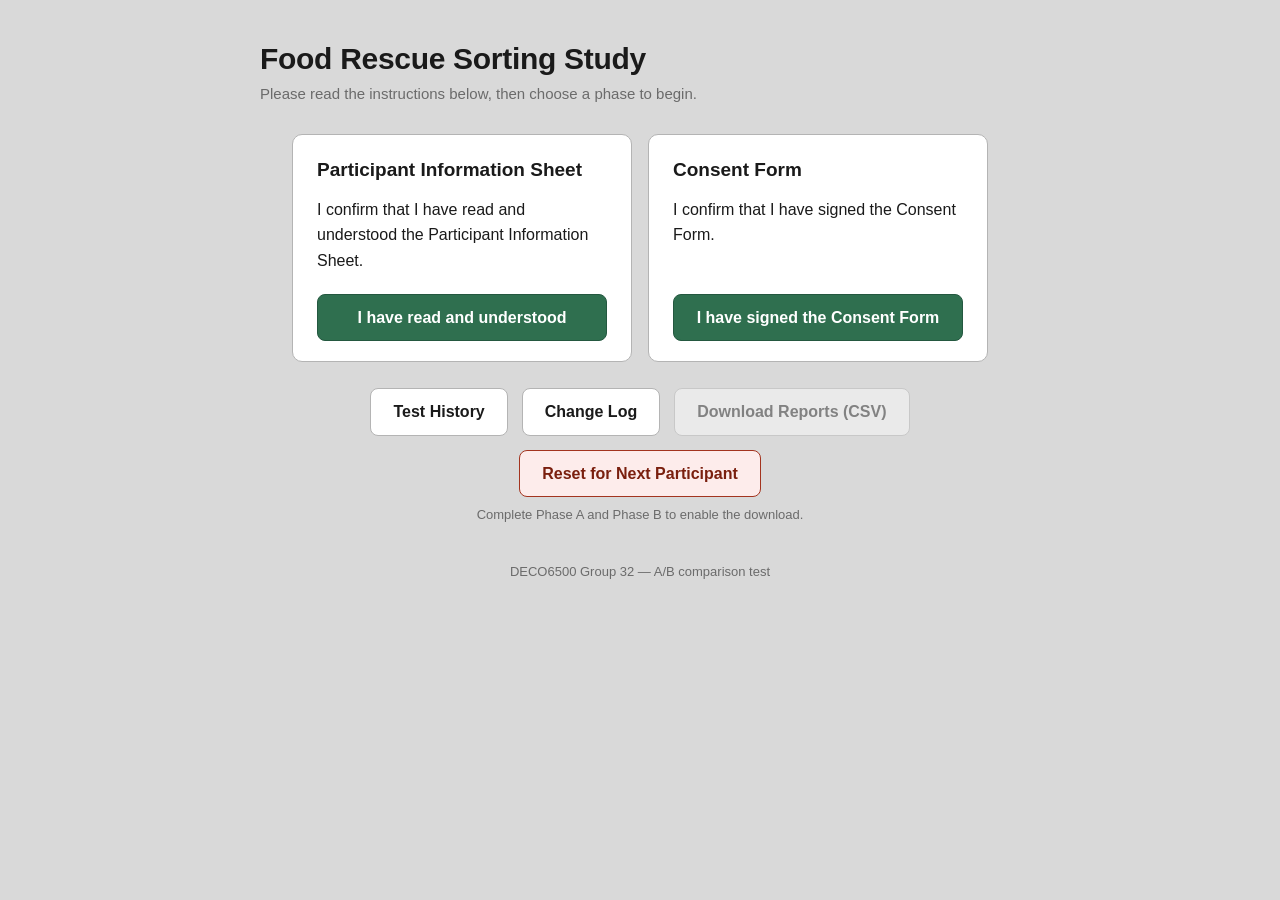
<file: index.html>
<!DOCTYPE html>
<html lang="en">
<head>
  <meta charset="UTF-8">
  <meta name="viewport" content="width=device-width, initial-scale=1">
  <title>Food Rescue Sorting Study — DECO6500 Group 32</title>
  <link rel="stylesheet" href="styles.css">
  <link rel="stylesheet" href="phase.css">
</head>
<body class="page-home">
  <main class="page">
    <h1 class="page-title">Food Rescue Sorting Study</h1>
    <p class="page-subtitle">Please read the instructions below, then choose a phase to begin.</p>

    <section class="study-documents" aria-label="Participant documents">
      <div class="study-document">
        <h2>Participant Information Sheet</h2>
        <p id="information-confirmation-text">I confirm that I have read and understood the Participant Information Sheet.</p>
        <button class="btn btn--primary" id="information-confirm-btn" type="button" aria-describedby="information-confirmation-text" aria-pressed="false">I have read and understood</button>
      </div>
      <div class="study-document">
        <h2>Consent Form</h2>
        <p id="consent-confirmation-text">I confirm that I have signed the Consent Form.</p>
        <button class="btn btn--primary" id="consent-confirm-btn" type="button" aria-describedby="consent-confirmation-text" aria-pressed="false">I have signed the Consent Form</button>
      </div>
    </section>

    <div id="study-next-steps" hidden>
    <section class="instructions participant-entry" aria-labelledby="participant-title">
      <h2 id="participant-title">Participant ID</h2>
      <label for="participant-id">Please enter the participant ID provided by the research staff.</label>
      <p class="participant-note">*If we have not provided you with a participant ID, please enter a nickname or code name of your choice. This information will not be recorded.</p>
      <input id="participant-id" type="text" required maxlength="100" autocomplete="off" spellcheck="false" aria-describedby="participant-status">
      <p id="participant-status" role="status">Your ID will be recorded with each test and shown in Test History.</p>
    </section>

    <section class="instructions">
      <h2>Task Instructions</h2>
      <p>You will be shown a series of food cards. Sort each card into <strong>one</strong> of the two areas below.</p>

      <h3>Understanding the scenario and “Today”</h3>
      <p>When you open a Scenario Card, you will see a date labelled <strong>“Today”</strong>. This is the simulated date on which you are assessing the food, and the day it is due to be removed from sale. Use this date together with the clues provided to decide whether the food can still be rescued or should be sent for non-food recycling.</p>

      <h3>What do the Food Rescue and Discard buttons do?</h3>
      <div class="zones">
        <div class="zone">
          <span class="zone-name">Food Rescue</span>
          <p>Click <span class="ui-label">Food Rescue</span> to move the card to the <span class="ui-label">Food Rescue</span> area. Choose this option if you believe the food is still suitable for human consumption and can be donated to a food rescue organisation.</p>
        </div>
        <div class="zone">
          <span class="zone-name">Discard — Non-food Recycling</span>
          <p>Click <span class="ui-label">Discard</span> to move the card to the <span class="ui-label">Disposal</span> area. Choose this option if you believe the food is no longer suitable for human consumption and should be sent to an organisation that recycles it for non-food uses.</p>
        </div>
      </div>

      <h3>Timing and changing your decisions</h3>
      <ul>
        <li>You have <strong>3 minutes</strong> to sort all of the cards.</li>
        <li>You may change a decision at any time before you click <span class="ui-label">End the Timing</span>.</li>
        <li>To change a card you have already sorted, click that card — it will return to the sorting flow.</li>
        <li>When you have finished all of the cards, click <span class="ui-label">End the Timing</span>.</li>
      </ul>

      <h3>Additional notes for Phase B</h3>
      <ul>
        <li>In Phase B the system provides a <strong>suggested classification</strong> for every card.</li>
        <li>If you agree with the suggestion, click <span class="ui-label">Confirm</span>.</li>
        <li class="feedback-instruction">If you think the suggestion is wrong, or you notice another problem, click <span class="ui-label">Change</span> and write your feedback.</li>
      </ul>
      <p class="note">After you submit feedback, the card is moved to the <span class="ui-label">Disposal</span> area, and the decision is recorded as a change you made based on your own judgement.</p>
      <div class="instructions-acknowledgement">
        <p id="acknowledgement-text">I confirm that I understand the research background and assumptions explained by the facilitator, and that I have read and understood the Task Instructions.</p>
        <button class="btn btn--primary" id="acknowledge-btn" type="button" aria-describedby="acknowledgement-text">I understand — enable Phase A and Phase B</button>
        <p class="acknowledgement-status" id="acknowledgement-status" role="status">Please confirm your understanding before choosing a phase.</p>
      </div>
    </section>

    <nav class="phase-choice" aria-label="Choose a phase">
      <a class="phase-btn phase-btn--a" data-phase-href="phase-a.html" data-phase="A" role="link" aria-disabled="true" tabindex="-1">
        <span class="phase-name">Phase A</span>
        <span class="phase-hint" data-default-hint="Sort the cards using the label information only.">Sort the cards using the label information only.</span>
      </a>

      <a class="phase-btn phase-btn--b" data-phase-href="phase-b.html" data-phase="B" role="link" aria-disabled="true" tabindex="-1">
        <span class="phase-name">Phase B</span>
        <span class="phase-hint" data-default-hint="Sort the cards with an assistive suggestion card.">Sort the cards with an assistive suggestion card.</span>
      </a>
    </nav>
    </div>

    <div class="log-actions">
      <button class="btn" id="history-btn" type="button">Test History</button>
      <button class="btn" id="log-btn" type="button">Change Log</button>
      <button class="btn" id="export-btn" type="button" disabled>Download Reports (CSV)</button>
      <button class="btn btn--danger" id="reset-btn" type="button">Reset for Next Participant</button>
    </div>
    <p class="export-status" id="export-status" role="status">Complete Phase A and Phase B to enable the download.</p>

    <p class="page-footer">DECO6500 Group 32 — A/B comparison test</p>
  </main>

  <!-- ---------- Test history ---------- -->
  <div class="overlay" id="history-overlay" hidden>
    <div class="modal modal--table" role="dialog" aria-modal="true" aria-labelledby="history-title">
      <h2 id="history-title">Test History</h2>
      <p>Every completed run, newest first.</p>
      <p>Selection history records every action in order, including the first classification, changed answers and repeated choices such as Food Rescue → Food Rescue. Each entry shows the card, action number, and previous and selected answers. Action counts include repeated choices; changed-answer counts include only switches between Food Rescue and Discard. Phase B suggestion changes are labelled separately.</p>
      <p>Card visits are listed in the order opened, with each visit timed separately in seconds. “Card 1 (2)” means the second visit to Card 1. Times include close-ups and feedback, but exclude time on the sorting screen. Older records show totals only; “—” means no visits were recorded or timing data is unavailable.</p>
      <div class="table-scroll" id="history-body"></div>
      <div class="modal-actions">
        <button class="btn btn--primary" id="history-close" type="button">Close</button>
      </div>
    </div>
  </div>

  <!-- ---------- Change log ---------- -->
  <div class="overlay" id="log-overlay" hidden>
    <div class="modal modal--wide" role="dialog" aria-modal="true" aria-labelledby="log-title">
      <h2 id="log-title">Change Log</h2>
      <p>Every time a participant changed the app's suggestion in Phase B.</p>
      <div class="log-list" id="log-list"></div>
      <div class="modal-actions">
        <button class="btn btn--primary" id="log-close" type="button">Close</button>
      </div>
    </div>
  </div>

  <!-- ---------- Reset for next participant ---------- -->
  <div class="overlay" id="reset-overlay" hidden>
    <div class="modal modal--reset" role="alertdialog" aria-modal="true" aria-labelledby="reset-title">
      <h2 id="reset-title">Reset for Next Participant</h2>
      <p>This clears the Participant ID, the three confirmations above, Phase A/B completion, Test History and Change Log on this device. The next participant starts from a completely blank slate. This cannot be undone.</p>
      <p class="reset-warning" id="reset-warning" hidden>This device has not downloaded a report yet. Resetting now will permanently lose the current Test History and Change Log.</p>
      <label class="reset-confirm-label" for="reset-confirm-input">Type RESET to confirm</label>
      <input class="reset-confirm-input" id="reset-confirm-input" type="text" autocomplete="off" spellcheck="false">
      <div class="modal-actions">
        <button class="btn" id="reset-cancel" type="button">Cancel</button>
        <button class="btn btn--danger" id="reset-confirm" type="button" disabled>Reset</button>
      </div>
    </div>
  </div>

  <script src="shared.js"></script>
  <script src="home.js"></script>
</body>
</html>
</file>
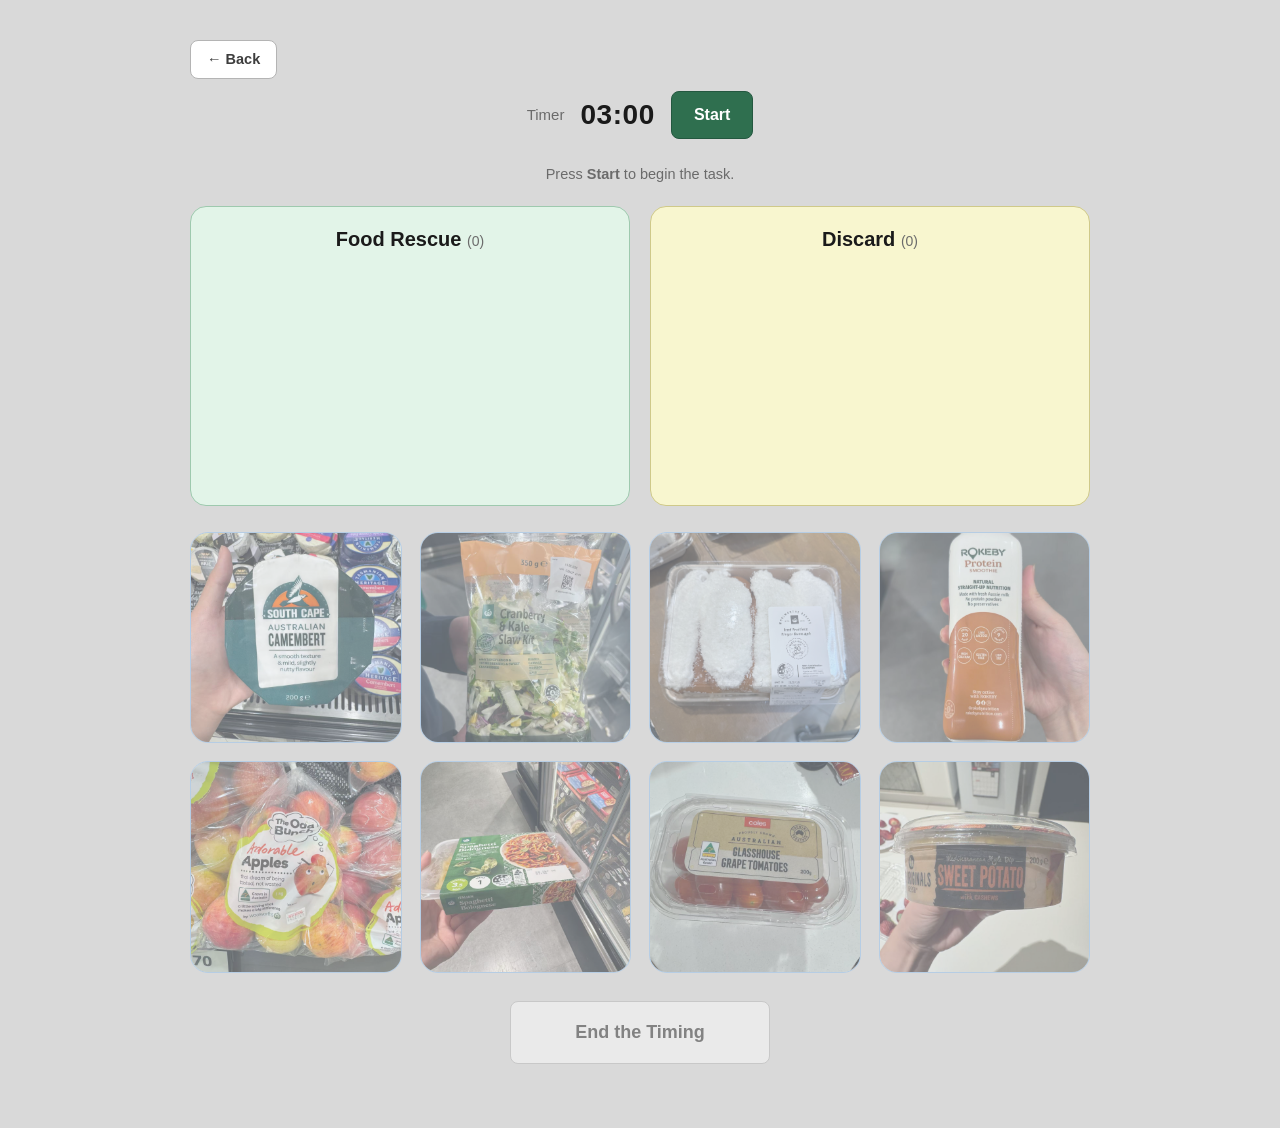
<file: phase-a.html>
<!DOCTYPE html>
<html lang="en">
<head>
  <meta charset="UTF-8">
  <meta name="viewport" content="width=device-width, initial-scale=1">
  <title>Phase A — Food Rescue Sorting Study</title>
  <link rel="stylesheet" href="styles.css">
  <link rel="stylesheet" href="phase.css">
</head>
<body data-phase="A">
  <main class="page page--test">

    <!-- ---------- Back to home (leaves the test without recording a result) ---------- -->
    <div class="page-nav">
      <a class="btn btn--back" href="index.html" id="back-btn">&larr; Back</a>
    </div>

    <!-- ---------- Timer ---------- -->
    <div class="timer-bar">
      <span class="timer-label">Timer</span>
      <span class="timer" id="timer">03:00</span>
      <button class="btn btn--primary" id="start-btn" type="button">Start</button>
    </div>

    <p class="status-line" id="status">Press <strong>Start</strong> to begin the task.</p>
    <p class="overtime-banner" id="overtime-banner" hidden>&#9200; Time's up &mdash; please finish sorting as soon as possible.</p>

    <!-- ---------- Sorting zones ---------- -->
    <div class="zone-row">
      <section class="drop-zone drop-zone--store">
        <h2>Food Rescue <span class="zone-count" id="store-count">(0)</span></h2>
        <div class="zone-items" id="zone-store"></div>
      </section>

      <section class="drop-zone drop-zone--discard">
        <h2>Discard <span class="zone-count" id="discard-count">(0)</span></h2>
        <div class="zone-items" id="zone-discard"></div>
      </section>
    </div>

    <!-- ---------- Product cards (filled by phase-a.js) ---------- -->
    <div class="tray" id="tray"></div>

    <!-- ---------- Finish ---------- -->
    <div class="test-actions">
      <button class="btn btn--wide" id="end-btn" type="button" disabled>End the Timing</button>
    </div>
  </main>

  <!-- ---------- Result dialog ---------- -->
  <div class="overlay" id="result-overlay" hidden>
    <div class="modal" role="dialog" aria-modal="true" aria-labelledby="result-title">
      <h2 id="result-title">Phase A Complete</h2>
      <p id="result-note">Your results have been recorded.</p>
      <div class="modal-summary" id="result-summary"></div>
      <div class="modal-actions">
        <button class="btn btn--primary" id="result-home" type="button">Back to Home</button>
      </div>
      <p style="margin:14px 0 0;font-size:13px;color:#6b6b6b" id="result-countdown"></p>
    </div>
  </div>

  <!-- ---------- Confirm-early-finish dialog ---------- -->
  <div class="overlay" id="confirm-overlay" hidden>
    <div class="modal" role="dialog" aria-modal="true" aria-labelledby="confirm-title">
      <h2 id="confirm-title">Finish now?</h2>
      <p id="confirm-text">Some cards have not been sorted yet.</p>
      <div class="modal-actions">
        <button class="btn btn--primary" id="confirm-yes" type="button">Yes, finish</button>
        <button class="btn" id="confirm-no" type="button">Keep sorting</button>
      </div>
    </div>
  </div>

  <script src="shared.js"></script>
  <script src="phase-screen.js"></script>
</body>
</html>
</file>
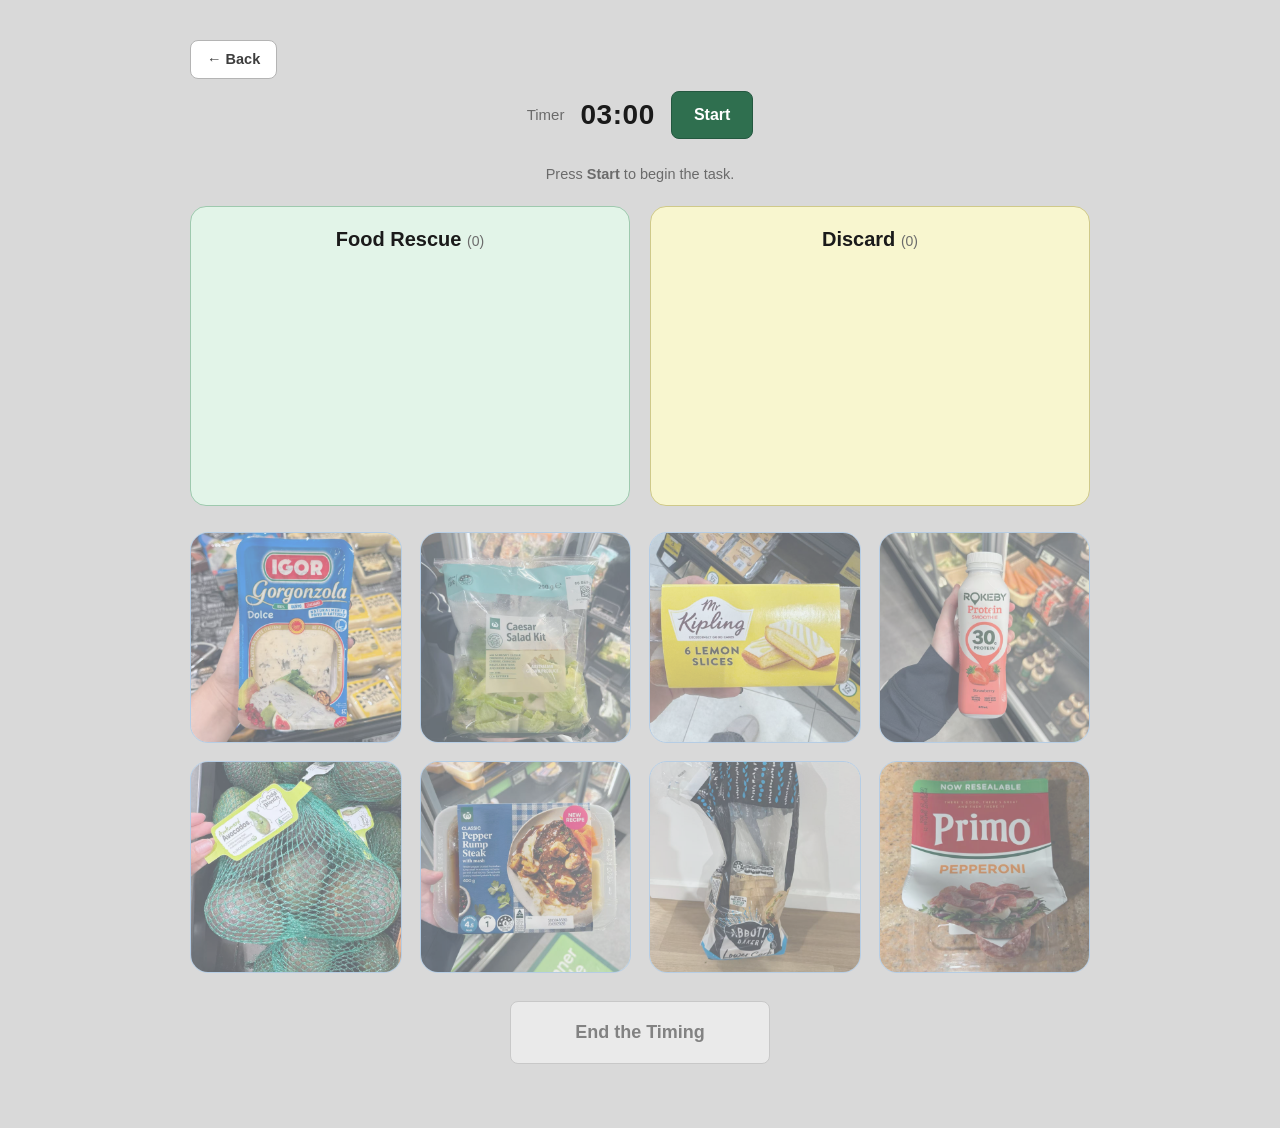
<file: phase-b.html>
<!DOCTYPE html>
<html lang="en">
<head>
  <meta charset="UTF-8">
  <meta name="viewport" content="width=device-width, initial-scale=1">
  <title>Phase B — Food Rescue Sorting Study</title>
  <link rel="stylesheet" href="styles.css">
  <link rel="stylesheet" href="phase.css">
</head>
<body data-phase="B">
  <main class="page page--test">

    <!-- ---------- Back to home (leaves the test without recording a result) ---------- -->
    <div class="page-nav">
      <a class="btn btn--back" href="index.html" id="back-btn">&larr; Back</a>
    </div>

    <!-- ---------- Timer ---------- -->
    <div class="timer-bar">
      <span class="timer-label">Timer</span>
      <span class="timer" id="timer">03:00</span>
      <button class="btn btn--primary" id="start-btn" type="button">Start</button>
    </div>

    <p class="status-line" id="status">Press <strong>Start</strong> to begin the task.</p>
    <p class="overtime-banner" id="overtime-banner" hidden>&#9200; Time's up &mdash; please finish sorting as soon as possible.</p>

    <!-- ---------- Sorting zones ---------- -->
    <div class="zone-row">
      <section class="drop-zone drop-zone--store">
        <h2>Food Rescue <span class="zone-count" id="store-count">(0)</span></h2>
        <div class="zone-items" id="zone-store"></div>
      </section>

      <section class="drop-zone drop-zone--discard">
        <h2>Discard <span class="zone-count" id="discard-count">(0)</span></h2>
        <div class="zone-items" id="zone-discard"></div>
      </section>
    </div>

    <!-- ---------- Product cards (filled by phase-a.js) ---------- -->
    <div class="tray" id="tray"></div>

    <!-- ---------- Finish ---------- -->
    <div class="test-actions">
      <button class="btn btn--wide" id="end-btn" type="button" disabled>End the Timing</button>
    </div>
  </main>

  <!-- ---------- Result dialog ---------- -->
  <div class="overlay" id="result-overlay" hidden>
    <div class="modal" role="dialog" aria-modal="true" aria-labelledby="result-title">
      <h2 id="result-title">Phase B Complete</h2>
      <p id="result-note">Your results have been recorded.</p>
      <div class="modal-summary" id="result-summary"></div>
      <div class="modal-actions">
        <button class="btn btn--primary" id="result-home" type="button">Back to Home</button>
      </div>
      <p style="margin:14px 0 0;font-size:13px;color:#6b6b6b" id="result-countdown"></p>
    </div>
  </div>

  <!-- ---------- Confirm-early-finish dialog ---------- -->
  <div class="overlay" id="confirm-overlay" hidden>
    <div class="modal" role="dialog" aria-modal="true" aria-labelledby="confirm-title">
      <h2 id="confirm-title">Finish now?</h2>
      <p id="confirm-text">Some cards have not been sorted yet.</p>
      <div class="modal-actions">
        <button class="btn btn--primary" id="confirm-yes" type="button">Yes, finish</button>
        <button class="btn" id="confirm-no" type="button">Keep sorting</button>
      </div>
    </div>
  </div>

  <script src="shared.js"></script>
  <script src="phase-screen.js"></script>
</body>
</html>
</file>
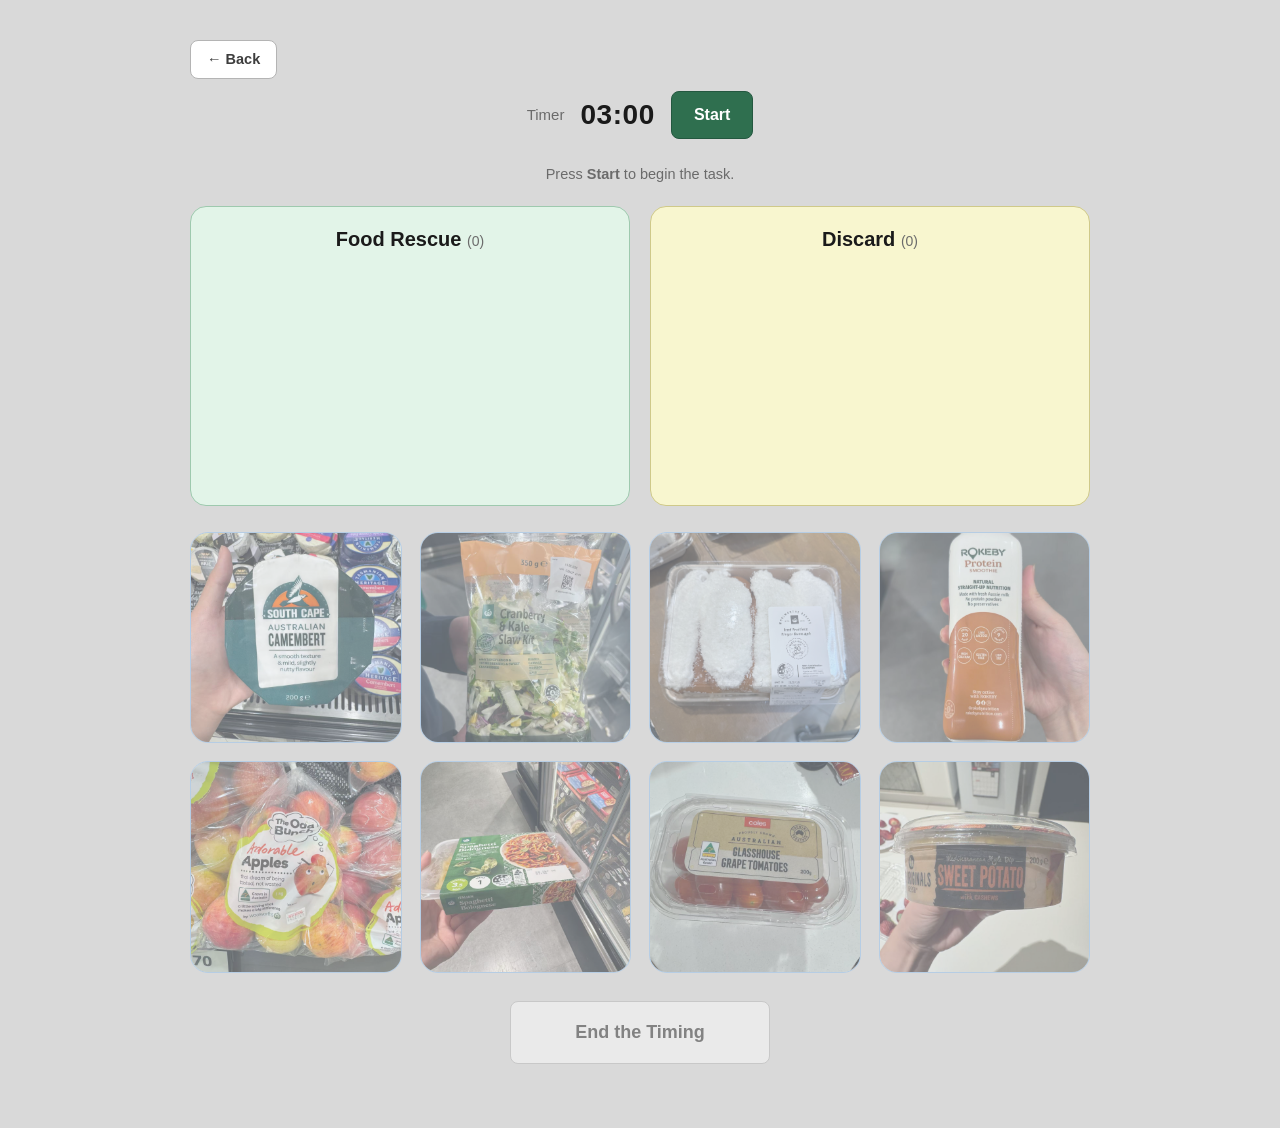
<file: product.html>
<!DOCTYPE html>
<html lang="en">
<head>
  <meta charset="UTF-8">
  <meta name="viewport" content="width=device-width, initial-scale=1">
  <title>Scenario Card — Food Rescue Sorting Study</title>
  <link rel="stylesheet" href="styles.css">
  <link rel="stylesheet" href="phase.css">
</head>
<body>
  <main class="page page--product">

    <!-- ---------- Back to the phase screen (no decision recorded) ---------- -->
    <div class="page-nav">
      <a class="btn btn--back" href="phase-a.html" id="back-btn">&larr; Back</a>
    </div>

    <!-- ================= Phase A: photo with close-up circles ================= -->
    <div id="view-a" hidden>
      <p class="product-intro">
        Click buttons 1–4 to view clues about the food in this scenario.
      </p>

      <section class="scenario-card">
        <h1 class="scenario-title" id="card-title-a">Scenario Card</h1>
        <p class="scenario-date">Today:&nbsp;<span class="today-date"></span></p>

        <div class="product-figure" id="product-figure">
          <img class="product-photo" id="main-photo-a" alt="">
          <button class="hotspot hotspot--1" type="button" data-detail="0" aria-label="Show close-up 1"><span>1</span></button>
          <button class="hotspot hotspot--2" type="button" data-detail="1" aria-label="Show close-up 2"><span>2</span></button>
          <button class="hotspot hotspot--3" type="button" data-detail="2" aria-label="Show close-up 3"><span>3</span></button>
          <button class="hotspot hotspot--4" type="button" data-detail="3" aria-label="Show close-up 4"><span>4</span></button>
        </div>

        <div class="decision-actions">
          <button class="btn btn--store btn--decision" id="store-btn" type="button">Food Rescue</button>
          <button class="btn btn--discard btn--decision" id="discard-btn" type="button">Discard</button>
        </div>

        <p class="decision-current" id="current-decision-a"></p>
      </section>
    </div>

    <!-- ================= Phase B: the app's product card ================= -->
    <div id="view-b" hidden>
      <section class="scenario-card scenario-card--b">
        <h1 class="scenario-title" id="card-title-b">Scenario Card</h1>

        <div class="app-layout">
          <!-- the app screenshot -->
          <div class="app-card">
            <div class="app-photo">
              <img id="main-photo-b" alt="">
            </div>

            <dl class="app-info">
              <div><dt>Product name:</dt><dd id="info-name"></dd></div>
              <div><dt>Shelf category:</dt><dd id="info-shelf"></dd></div>
              <div><dt id="info-label-type">Before/used:</dt><dd id="info-label-date"></dd></div>
              <div><dt>Today's date:</dt><dd class="today-date"></dd></div>
            </dl>

            <p class="app-suggestion">
              Suggested classification:<br>
              <strong id="suggestion-value">Food Rescue</strong>
            </p>
            <p class="app-suggestion-note" id="suggestion-note" hidden>
              Changed from your feedback.
            </p>

            <div class="app-actions">
              <button class="btn btn--dark" id="accept-btn" type="button">Accept</button>
              <button class="btn btn--dark" id="change-btn" type="button">Change</button>
            </div>
          </div>

          <!-- the four close-up photos -->
          <div class="app-thumbs" id="app-thumbs"></div>
        </div>

        <p class="decision-current" id="current-decision-b"></p>
      </section>
    </div>
  </main>

  <!-- ---------- Close-up viewer ---------- -->
  <div class="overlay overlay--detail" id="detail-overlay" hidden>
    <button class="detail-close" id="detail-close" type="button" aria-label="Close">&times;</button>
    <img class="detail-photo" id="detail-photo" alt="">
  </div>

  <!-- ---------- Feedback, shown by Change ---------- -->
  <div class="overlay" id="feedback-overlay" hidden>
    <div class="modal feedback-modal" role="dialog" aria-modal="true" aria-labelledby="feedback-label">
      <button class="feedback-back" id="feedback-back" type="button">Back</button>

      <label class="feedback-label" id="feedback-label" for="feedback-text">
        Why should this item be classified differently?
      </label>
      <textarea id="feedback-text" rows="5" placeholder="typing..."></textarea>
      <p class="feedback-hint" id="feedback-hint">
        This item will be classified as <strong id="feedback-target">Food Rescue</strong>.
      </p>

      <button class="btn btn--dark btn--wide" id="feedback-submit" type="button">Change</button>
    </div>
  </div>

  <script src="shared.js"></script>
  <script src="product.js"></script>
</body>
</html>
</file>
<file: styles.css>
/* ==========================================================
   DECO6500 Group 32 — Food Rescue Sorting Study
   Shared stylesheet (used by index.html and the phase pages)
   ========================================================== */

:root {
  --bg: #d9d9d9;
  --surface: #ffffff;
  --surface-muted: #c9c9c9;
  --ink: #1a1a1a;
  --ink-soft: #3d3d3d;
  --ink-faint: #6b6b6b;
  --line: #b4b4b4;
  --accent-a: #2f6f4f;
  --accent-a-dark: #245840;
  --accent-b: #2f4f7f;
  --accent-b-dark: #243d63;
  --radius: 10px;
  --maxw: 760px;
}

* {
  box-sizing: border-box;
}

body {
  margin: 0;
  padding: 40px 20px 64px;
  background: var(--bg);
  color: var(--ink);
  font-family: "Segoe UI", "Helvetica Neue", Arial, "Microsoft YaHei", sans-serif;
  font-size: 16px;
  line-height: 1.6;
}

.page {
  max-width: var(--maxw);
  margin: 0 auto;
}

/* ---------- Header ---------- */

.page-title {
  margin: 0 0 4px;
  font-size: 30px;
  line-height: 1.25;
  letter-spacing: -0.01em;
}

.page-subtitle {
  margin: 0 0 28px;
  color: var(--ink-faint);
  font-size: 15px;
}

/* ---------- Instruction blocks ---------- */

.study-documents {
  display: grid;
  grid-template-columns: repeat(auto-fit, minmax(260px, 340px));
  justify-content: center;
  gap: 16px;
  margin-bottom: 20px;
}

.study-document {
  display: flex;
  flex-direction: column;
  padding: 20px 24px;
  border: 1px solid var(--line);
  border-radius: var(--radius);
  background: var(--surface);
}

.study-document h2 {
  margin: 0 0 12px;
  font-size: 19px;
}

.study-document p {
  margin: 0 0 20px;
}

.study-document .btn {
  max-width: 100%;
  white-space: normal;
  /* Anchors the button to the card's bottom edge regardless of how many
     lines the description above it wraps to, so both cards' buttons line
     up at the same height. */
  margin-top: auto;
}

.study-document--completed {
  background: #e8e8e8;
  color: #626262;
  border-color: #bdbdbd;
}

.study-document--completed .btn:disabled {
  background: #d0d0d0;
  color: #555;
  border-color: #b0b0b0;
  opacity: 1;
  cursor: default;
  transform: none;
  box-shadow: none;
}

#study-next-steps[hidden] {
  display: none;
}

.instructions {
  background: var(--surface);
  border: 1px solid var(--line);
  border-radius: var(--radius);
  padding: 24px 26px;
  margin-bottom: 20px;
}

.instructions h2 {
  margin: 0 0 12px;
  font-size: 19px;
}

.participant-entry label {
  display: block;
  margin-bottom: 10px;
}

.participant-entry .participant-note {
  margin: -4px 0 10px;
  font-size: 13px;
  font-style: italic;
  color: var(--ink-faint);
}

.participant-entry input {
  display: block;
  width: 100%;
  max-width: 400px;
  padding: 12px 14px;
  border: 1px solid var(--line);
  border-radius: 8px;
  font: inherit;
}

.participant-entry input:focus-visible {
  outline: 2px solid var(--accent-a);
  outline-offset: 2px;
}

.participant-entry #participant-status {
  margin-top: 10px;
  font-size: 14px;
}

.instructions h3 {
  margin: 22px 0 8px;
  font-size: 16px;
}

.instructions p {
  margin: 0 0 12px;
  color: var(--ink-soft);
}

.instructions p:last-child,
.instructions ul:last-child,
.instructions ol:last-child {
  margin-bottom: 0;
}

.instructions ul,
.instructions ol {
  margin: 0 0 12px;
  padding-left: 22px;
  color: var(--ink-soft);
}

.instructions li {
  margin-bottom: 8px;
}

.instructions li:last-child {
  margin-bottom: 0;
}

.instructions .feedback-instruction,
.instructions .feedback-instruction .ui-label {
  color: #c45500;
}

/* The two sorting destinations, described as a small definition list */
.zones {
  display: grid;
  gap: 12px;
  grid-template-columns: 1fr 1fr;
  margin: 0 0 16px;
}

.zone {
  border: 1px solid var(--line);
  border-radius: 8px;
  padding: 14px 16px;
  background: #f6f6f6;
}

.zone .zone-name {
  display: block;
  margin-bottom: 4px;
  font-weight: 700;
}

.zone p {
  margin: 0;
  font-size: 14.5px;
}

.note {
  margin-top: 16px;
  padding: 12px 14px;
  border-left: 3px solid var(--ink-faint);
  background: #f0f0f0;
  border-radius: 0 8px 8px 0;
  font-size: 14.5px;
  color: var(--ink-soft);
}

kbd,
.ui-label {
  font-family: inherit;
  font-weight: 700;
  color: var(--ink);
}

/* ---------- Phase buttons ---------- */

.instructions-acknowledgement {
  margin-top: 24px;
  padding-top: 20px;
  border-top: 1px solid var(--line);
}

.instructions-acknowledgement .acknowledgement-status {
  margin-top: 12px;
  font-size: 14px;
}

.instructions-acknowledgement .btn {
  white-space: normal;
  max-width: 100%;
}

.phase-choice {
  display: grid;
  gap: 18px;
  margin-top: 32px;
}

.phase-btn {
  display: block;
  width: 100%;
  padding: 30px 26px;
  border: 1px solid var(--line);
  border-radius: var(--radius);
  background: var(--surface-muted);
  color: var(--ink);
  font: inherit;
  text-align: center;
  text-decoration: none;
  cursor: pointer;
  transition: transform 0.12s ease, box-shadow 0.12s ease, background 0.12s ease;
}

.phase-btn:hover,
.phase-btn:focus-visible {
  background: #bfbfbf;
  transform: translateY(-2px);
  box-shadow: 0 6px 16px rgba(0, 0, 0, 0.16);
  outline: none;
}

.phase-btn:active {
  transform: translateY(0);
  box-shadow: none;
}

.phase-btn .phase-name {
  display: block;
  font-size: 28px;
  font-weight: 700;
  letter-spacing: 0.01em;
}

.phase-btn .phase-hint {
  display: block;
  margin-top: 6px;
  font-size: 14.5px;
  color: var(--ink-soft);
}

.phase-btn--a:hover,
.phase-btn--a:focus-visible {
  border-color: var(--accent-a);
}

.phase-btn--b:hover,
.phase-btn--b:focus-visible {
  border-color: var(--accent-b);
}

.phase-btn[aria-disabled="true"] {
  opacity: 0.45;
  cursor: not-allowed;
  background: var(--surface-muted);
  border-color: var(--line);
  transform: none;
  box-shadow: none;
}

.page-footer {
  margin-top: 36px;
  text-align: center;
  font-size: 13px;
  color: var(--ink-faint);
}

/* ---------- Small screens ---------- */

@media (max-width: 560px) {
  body {
    padding: 24px 14px 48px;
  }

  .page-title {
    font-size: 24px;
  }

  .instructions {
    padding: 18px;
  }

  .zones {
    grid-template-columns: 1fr;
  }

  .phase-btn {
    padding: 24px 18px;
  }

  .phase-btn .phase-name {
    font-size: 24px;
  }
}
</file>
<file: phase.css>
/* ==========================================================
   DECO6500 Group 32 — Food Rescue Sorting Study
   Layout shared by the Phase A / Phase B test screens.
   Depends on the design tokens declared in styles.css.
   ========================================================== */

:root {
  --zone-store: #e2f4e8;
  --zone-store-line: #9ec9ae;
  --zone-discard: #f8f6cf;
  --zone-discard-line: #cfc98a;
  --slot: #e0ecf8;
  --slot-line: #b6cde4;
}

.page--test {
  max-width: 900px;
}

/* ---------- Timer bar ---------- */

.timer-bar {
  display: flex;
  align-items: center;
  justify-content: center;
  gap: 16px;
  margin-bottom: 24px;
}

.timer {
  font-size: 28px;
  font-weight: 700;
  letter-spacing: 0.02em;
  font-variant-numeric: tabular-nums;
}

.timer--running {
  color: var(--accent-a-dark);
}

.timer--warning {
  color: #a3341f;
}

.timer--overtime {
  color: #a3341f;
  animation: overtime-pulse 1.2s ease-in-out infinite;
}

@keyframes overtime-pulse {
  0%, 100% { opacity: 1; }
  50% { opacity: 0.55; }
}

.timer-label {
  font-size: 15px;
  color: var(--ink-faint);
}

/* ---------- Buttons ---------- */

.btn {
  padding: 10px 22px;
  border: 1px solid var(--line);
  border-radius: 8px;
  background: var(--surface);
  color: var(--ink);
  font: inherit;
  font-weight: 600;
  cursor: pointer;
  transition: background 0.12s ease, box-shadow 0.12s ease, transform 0.12s ease;
}

.btn:hover:not(:disabled) {
  background: #f0f0f0;
  box-shadow: 0 2px 8px rgba(0, 0, 0, 0.12);
}

.btn:active:not(:disabled) {
  transform: translateY(1px);
  box-shadow: none;
}

.btn:disabled {
  opacity: 0.45;
  cursor: not-allowed;
}

.btn--primary {
  background: var(--accent-a);
  border-color: var(--accent-a-dark);
  color: #fff;
}

.btn--primary:hover:not(:disabled) {
  background: var(--accent-a-dark);
}

.btn--danger {
  background: #fdeceb;
  border-color: #a3341f;
  color: #7a1f0e;
}

.btn--danger:hover:not(:disabled) {
  background: #a3341f;
  color: #fff;
}

.btn--store {
  background: var(--zone-store);
  border-color: var(--zone-store-line);
}

.btn--discard {
  background: var(--zone-discard);
  border-color: var(--zone-discard-line);
}

.btn--wide {
  min-width: 260px;
  padding: 16px 28px;
  font-size: 18px;
}

/* ---------- Sorting zones ---------- */

.zone-row {
  display: grid;
  grid-template-columns: 1fr 1fr;
  gap: 20px;
  margin-bottom: 26px;
}

.drop-zone {
  min-height: 300px;
  border-radius: 16px;
  padding: 16px;
  display: flex;
  flex-direction: column;
}

.drop-zone--store {
  background: var(--zone-store);
  border: 1px solid var(--zone-store-line);
}

.drop-zone--discard {
  background: var(--zone-discard);
  border: 1px solid var(--zone-discard-line);
}

.drop-zone h2 {
  margin: 0 0 12px;
  text-align: center;
  font-size: 20px;
}

.drop-zone .zone-count {
  font-size: 14px;
  font-weight: 400;
  color: var(--ink-faint);
}

.zone-items {
  flex: 1;
  display: grid;
  grid-template-columns: repeat(auto-fill, minmax(76px, 1fr));
  grid-auto-rows: 76px;
  gap: 10px;
  align-content: start;
}

/* ---------- Card tray ---------- */

.tray {
  display: grid;
  grid-template-columns: repeat(4, 1fr);
  gap: 18px;
  margin-bottom: 28px;
}

.slot {
  aspect-ratio: 1 / 1;
  background: var(--slot);
  border: 1px solid var(--slot-line);
  border-radius: 18px;
  padding: 0;
  overflow: hidden;
  display: flex;
  align-items: center;
  justify-content: center;
}

.slot--empty {
  background: #e8eff6;
  border-style: dashed;
}

/* ---------- Product cards ---------- */

.card {
  width: 100%;
  height: 100%;
  border: 0;
  border-radius: 14px;
  background: transparent;
  padding: 0;
  font: inherit;
  color: var(--ink);
  cursor: pointer;
  display: flex;
  flex-direction: column;
  align-items: center;
  justify-content: center;
  gap: 4px;
  transition: transform 0.12s ease, filter 0.12s ease;
}

.card:hover:not(:disabled),
.card:focus-visible:not(:disabled) {
  transform: scale(1.05);
  outline: none;
  filter: drop-shadow(0 3px 8px rgba(0, 0, 0, 0.22));
}

.card:disabled {
  cursor: not-allowed;
  opacity: 0.55;
}

.card img {
  width: 100%;
  height: 100%;
  object-fit: cover;
}

/* Shown until a real product photo is dropped into the slot */
.card .card-placeholder {
  font-size: 12px;
  line-height: 1.3;
  text-align: center;
  color: var(--ink-faint);
  padding: 4px;
}

/* Cards sitting inside a sorting zone are rendered smaller */
.zone-items .card {
  background: rgba(255, 255, 255, 0.75);
  border: 1px solid rgba(0, 0, 0, 0.08);
  border-radius: 12px;
  overflow: hidden;
}

.zone-empty-hint {
  margin: auto;
  color: var(--ink-faint);
  font-size: 14px;
}

/* ---------- Footer action ---------- */

.test-actions {
  display: flex;
  justify-content: center;
}

.status-line {
  margin: 0 0 20px;
  text-align: center;
  font-size: 14.5px;
  color: var(--ink-faint);
  min-height: 1.4em;
}

/* Non-blocking overtime notice: obvious, but the task stays fully usable. */
.overtime-banner {
  margin: -8px 0 20px;
  padding: 10px 16px;
  text-align: center;
  font-size: 15px;
  font-weight: 700;
  color: #7a1f0e;
  background: #fdeceb;
  border: 1px solid #a3341f;
  border-radius: 8px;
}

/* ---------- Reset for Next Participant ---------- */
.reset-warning {
  font-weight: 700;
  color: #7a1f0e;
  background: #fdeceb;
  border: 1px solid #a3341f;
  border-radius: 8px;
  padding: 10px 14px;
}

.reset-confirm-label {
  display: block;
  margin: 16px 0 6px;
  font-size: 14px;
  font-weight: 600;
}

.reset-confirm-input {
  width: 100%;
  box-sizing: border-box;
  padding: 10px 12px;
  border: 1px solid var(--line);
  border-radius: 8px;
  font: inherit;
}

/* Extra breathing room for this particular modal — it packs a warning, a
   label and an input in on top of the usual title/body/actions, so the
   shared .modal spacing reads as too tight here. */
.modal--reset {
  padding: 32px 32px 28px;
}

.modal--reset h2 {
  margin-bottom: 16px;
}

.modal--reset > p {
  margin-bottom: 22px;
  line-height: 1.55;
}

.modal--reset .reset-warning {
  margin-bottom: 22px;
}

.modal--reset .reset-confirm-label {
  margin: 0 0 10px;
}

.modal--reset .reset-confirm-input {
  margin-bottom: 26px;
}

.modal--reset .modal-actions {
  gap: 16px;
}

/* ---------- Modal ---------- */

.overlay[hidden] {
  display: none !important;
}

.overlay {
  position: fixed;
  inset: 0;
  background: rgba(0, 0, 0, 0.45);
  display: flex;
  align-items: center;
  justify-content: center;
  padding: 20px;
  z-index: 50;
}

.modal {
  background: var(--surface);
  border-radius: 14px;
  padding: 26px 28px;
  width: 100%;
  max-width: 420px;
  box-shadow: 0 18px 44px rgba(0, 0, 0, 0.3);
  text-align: center;
}

.modal h2 {
  margin: 0 0 6px;
  font-size: 22px;
}

.modal p {
  margin: 0 0 18px;
  color: var(--ink-soft);
}

.modal-figure {
  width: 190px;
  height: 190px;
  margin: 0 auto 18px;
  background: var(--slot);
  border: 1px solid var(--slot-line);
  border-radius: 16px;
  display: flex;
  align-items: center;
  justify-content: center;
  padding: 10px;
}

.modal-figure img {
  max-width: 100%;
  max-height: 100%;
  object-fit: contain;
}

.modal-actions {
  display: flex;
  gap: 12px;
  justify-content: center;
  flex-wrap: wrap;
}

.modal-summary {
  text-align: left;
  margin: 0 0 18px;
  padding: 14px 16px;
  background: #f4f4f4;
  border-radius: 10px;
  font-size: 15px;
}

.modal-summary div {
  display: flex;
  justify-content: space-between;
  gap: 12px;
  padding: 3px 0;
}

.modal-summary span:last-child {
  font-weight: 700;
}

/* ---------- Small screens ---------- */

@media (max-width: 620px) {
  .tray {
    grid-template-columns: repeat(2, 1fr);
    gap: 12px;
  }

  .zone-row {
    grid-template-columns: 1fr;
  }

  .drop-zone {
    min-height: 200px;
  }

  .timer-bar {
    flex-wrap: wrap;
  }
}

/* ---------- Back to home ---------- */

.page-nav {
  display: flex;
  margin-bottom: 12px;
}

.btn--back {
  padding: 7px 16px;
  font-size: 14.5px;
  font-weight: 600;
  text-decoration: none;
  color: var(--ink-soft);
  display: inline-block;
}

.btn--back:hover {
  color: var(--ink);
}

/* ==========================================================
   Product screen (product.html)
   ========================================================== */

.page--product {
  max-width: 720px;
}

.product-intro {
  margin: 0 0 18px;
  color: #6b5cd6;
  font-size: 17px;
  font-weight: 600;
  line-height: 1.5;
}

.scenario-card {
  background: var(--slot);
  border: 1px solid var(--slot-line);
  border-radius: 20px;
  padding: 24px 24px 28px;
  text-align: center;
}

.scenario-title {
  margin: 0 0 6px;
  font-size: 23px;
}

.scenario-date {
  margin: 0 0 20px;
  font-size: 16px;
  font-weight: 700;
}

/* ---------- Main photo with its four close-up buttons ---------- */

.product-figure {
  position: relative;
  width: 100%;
  max-width: 340px;
  margin: 0 auto 24px;
}

.product-photo {
  display: block;
  width: 100%;
  border-radius: 12px;
}

.hotspot {
  position: absolute;
  width: 36px;
  height: 36px;
  padding: 0;
  border: 2px solid #fff;
  border-radius: 50%;
  background: #2f6fd0;
  color: #fff;
  font: inherit;
  font-weight: 700;
  font-size: 15px;
  line-height: 1;
  cursor: pointer;
  box-shadow: 0 2px 7px rgba(0, 0, 0, 0.32);
  transform: translate(-50%, -50%);
  transition: transform 0.12s ease, background 0.12s ease;
}

.hotspot:hover,
.hotspot:focus-visible {
  background: #24559f;
  transform: translate(-50%, -50%) scale(1.16);
  outline: none;
}

/* The circles sit around the photo — their positions are decorative and do not
   have to match the part of the product each close-up shows. */
.hotspot--1 { top: 7%;  left: 50%; }
.hotspot--2 { top: 38%; left: 89%; }
.hotspot--3 { top: 52%; left: 11%; }
.hotspot--4 { top: 79%; left: 85%; }

/* ---------- Decision buttons ---------- */

.decision-actions {
  display: flex;
  gap: 18px;
  justify-content: center;
}

.btn--decision {
  min-width: 132px;
  padding: 14px 24px;
  font-size: 17px;
}

.decision-current {
  margin: 16px 0 0;
  font-size: 14px;
  color: var(--ink-faint);
}

/* ---------- Close-up viewer ---------- */

.overlay--detail {
  background: rgba(0, 0, 0, 0.72);
  overflow: auto;
}

.detail-photo {
  max-width: 92vw;
  max-height: 82vh;
  border-radius: 10px;
  background: #fff;
  cursor: zoom-in;
}

/* A second click magnifies the photo; the overlay then scrolls. */
.detail-photo.zoomed {
  max-width: none;
  max-height: none;
  width: 170vw;
  border-radius: 0;
  cursor: zoom-out;
}

.detail-close {
  position: fixed;
  top: 16px;
  right: 20px;
  width: 42px;
  height: 42px;
  padding: 0;
  border: 0;
  border-radius: 50%;
  background: rgba(255, 255, 255, 0.92);
  color: var(--ink);
  font-size: 26px;
  line-height: 1;
  cursor: pointer;
  z-index: 60;
}

.detail-close:hover {
  background: #fff;
}

body.no-scroll {
  overflow: hidden;
}

/* ==========================================================
   Phase B — the app's product card
   ========================================================== */

.scenario-card--b {
  text-align: left;
}

.scenario-card--b .scenario-title {
  text-align: center;
  margin-bottom: 18px;
}

.app-heading {
  margin: 0 0 12px;
  font-size: 19px;
}

.app-layout {
  display: grid;
  grid-template-columns: minmax(0, 1fr) 150px;
  gap: 16px;
  align-items: start;
}

/* The phone-screenshot panel */
.app-card {
  background: #d4d4d4;
  border: 1px solid #b9b9b9;
  border-radius: 18px;
  padding: 18px;
}

.app-photo {
  height: 210px;
  display: flex;
  align-items: center;
  justify-content: center;
  margin-bottom: 16px;
}

.app-photo img {
  max-width: 100%;
  max-height: 100%;
  object-fit: contain;
}

.app-info {
  margin: 0 0 14px;
  font-size: 14.5px;
}

.app-info div {
  display: flex;
  gap: 6px;
  padding: 1px 0;
}

.app-info dt {
  font-weight: 600;
}

.app-info dd {
  margin: 0;
}

.app-info dt.label-best-before,
.app-info dd.label-best-before {
  color: var(--accent-a-dark);
  font-weight: 700;
}

.app-info dt.label-used-by,
.app-info dd.label-used-by {
  color: #a3341f;
  font-weight: 700;
}

.app-suggestion {
  margin: 0 0 4px;
  font-size: 17px;
  font-weight: 700;
  line-height: 1.35;
}

.app-suggestion strong {
  font-size: 26px;
}

.app-suggestion strong.suggestion-store,
.feedback-hint strong.suggestion-store {
  color: var(--accent-a-dark);
}

.app-suggestion strong.suggestion-discard,
.feedback-hint strong.suggestion-discard {
  color: #a3341f;
}

.app-suggestion-note {
  margin: 0 0 4px;
  font-size: 13px;
  font-weight: 600;
  color: #7a4a12;
}

.app-actions {
  display: flex;
  gap: 14px;
  margin-top: 16px;
}

.btn--dark {
  background: #1f1f1f;
  border-color: #1f1f1f;
  color: #fff;
  min-width: 108px;
}

.btn--dark:hover:not(:disabled) {
  background: #383838;
  color: #fff;
}

/* The four close-ups beside the card */
.app-thumbs {
  display: grid;
  gap: 12px;
}

.app-thumb {
  height: 104px;
  padding: 0;
  border: 1px solid #c4c4c4;
  border-radius: 6px;
  background: #d8d8d8;
  overflow: hidden;
  cursor: pointer;
  transition: transform 0.12s ease, box-shadow 0.12s ease;
}

.app-thumb img {
  width: 100%;
  height: 100%;
  object-fit: cover;
  display: block;
}

.app-thumb:hover,
.app-thumb:focus-visible {
  transform: scale(1.03);
  box-shadow: 0 4px 12px rgba(0, 0, 0, 0.24);
  outline: none;
}

/* ---------- Feedback dialog ---------- */

.feedback-modal {
  max-width: 380px;
  text-align: left;
  background: #d4d4d4;
  padding: 20px;
}

.feedback-back {
  border: 0;
  background: none;
  padding: 0 0 14px;
  font: inherit;
  font-weight: 600;
  color: #6f6f6f;
  cursor: pointer;
}

.feedback-back:hover {
  color: var(--ink);
}

.feedback-label {
  display: block;
  margin-bottom: 8px;
  font-weight: 700;
}

.feedback-modal textarea {
  width: 100%;
  padding: 12px;
  border: 1px solid #b9b9b9;
  border-radius: 4px;
  background: #fff;
  font: inherit;
  resize: vertical;
}

.feedback-modal textarea.needs-text {
  border-color: #a3341f;
}

.feedback-hint {
  margin: 12px 0 18px;
  font-size: 14px;
  color: var(--ink-soft);
}

/* ---------- Change log on the home page ---------- */

.log-actions {
  display: flex;
  justify-content: center;
  margin-top: 26px;
}

.export-status {
  margin: 8px 0 0;
  text-align: center;
  font-size: 13px;
  color: var(--ink-faint);
}

.phase-hint--done {
  font-weight: 600;
  color: var(--accent-a-dark);
}

.modal--wide {
  max-width: 560px;
  text-align: left;
}

.modal--wide h2,
.modal--wide > p {
  text-align: center;
}

.log-list {
  max-height: 46vh;
  overflow-y: auto;
  margin-bottom: 18px;
}

.log-item {
  padding: 12px 14px;
  margin-bottom: 10px;
  background: #f4f4f4;
  border-left: 3px solid var(--accent-b);
  border-radius: 0 8px 8px 0;
}

.log-item-head {
  font-weight: 700;
}

.log-item-meta {
  margin-top: 2px;
  font-size: 12.5px;
  color: var(--ink-faint);
}

.log-item-reason {
  margin: 8px 0 0;
  font-size: 14.5px;
  color: var(--ink-soft);
  white-space: pre-wrap;
}

.log-empty {
  margin: 0;
  padding: 18px;
  text-align: center;
  color: var(--ink-faint);
}

/* ---------- Small screens ---------- */

@media (max-width: 620px) {
  .app-layout {
    grid-template-columns: 1fr;
  }

  .app-thumbs {
    grid-template-columns: repeat(4, 1fr);
  }

  .app-thumb {
    height: 80px;
  }
}

/* ---------- Test history table ---------- */

.log-actions {
  gap: 14px;
  flex-wrap: wrap;
}

.modal--table {
  max-width: min(94vw, 940px);
  text-align: left;
}

.modal--table h2,
.modal--table > p {
  text-align: center;
}

.table-scroll {
  max-height: 52vh;
  overflow: auto;
  margin-bottom: 18px;
  border: 1px solid var(--line);
  border-radius: 8px;
}

.history-table {
  border-collapse: collapse;
  width: 100%;
  font-size: 13.5px;
  white-space: nowrap;
}

.history-table th {
  position: sticky;
  top: 0;
  background: #1f6b73;
  color: #fff;
  font-weight: 700;
  text-align: left;
  padding: 9px 12px;
}

.history-table td {
  padding: 8px 12px;
  border-top: 1px solid #e2e2e2;
}

.history-table td.history-card-visits {
  white-space: pre-line;
  min-width: 260px;
  line-height: 1.6;
}

.history-table tr:nth-child(even) td {
  background: #f7f7f7;
}

.history-row--timeout td {
  color: #a3341f;
}
</file>
